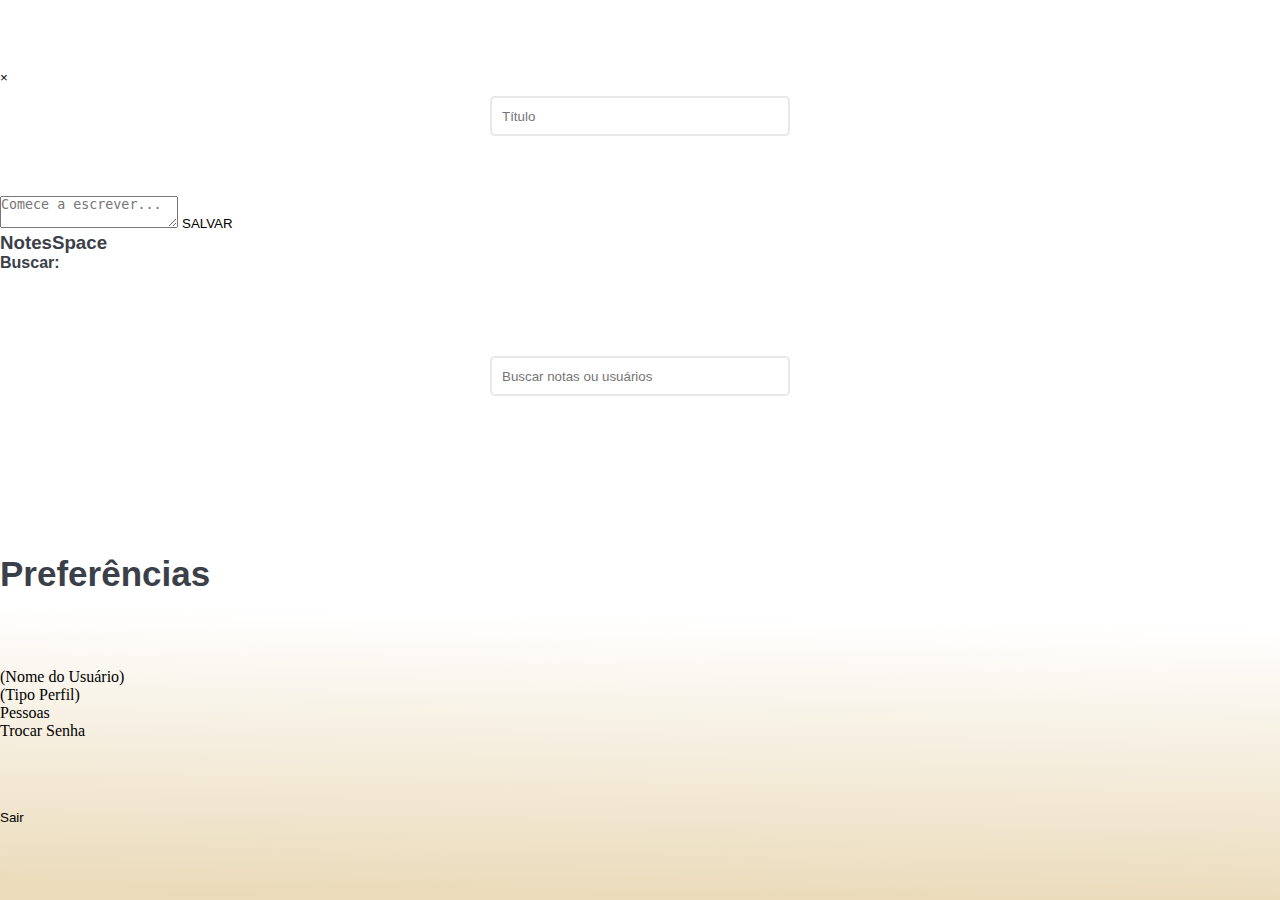
<file: index.html>
<!DOCTYPE html>
<html lang="pt-br">
<head>
    <link rel="stylesheet" href="style_index.css">
    <meta charset="UTF-8">
    <meta name="viewport" content="width=device-width, initial-scale=1.0">
    <link rel="stylesheet" href="https://cdnjs.cloudflare.com/ajax/libs/font-awesome/6.0.0-beta3/css/all.min.css" integrity="sha512-Fo3rlrZj/k7ujTnHg4CGR2D7kSs0v4LLanw2qksYuRlEzO+tcaEPQogQ0KaoGN26/zrn20ImR1DfuLWnOo7aBA==" crossorigin="anonymous" referrerpolicy="no-referrer" /> <!-- Link de ícones (fontawesome.com) -->
    <title>Notas</title>
</head>

<body>

    <div id="inserir_nota">

        <button id="close_nota">&times;</button>

        <input type="text" id="titulo" placeholder="Título">
        <textarea id="conteudo" placeholder="Comece a escrever..."></textarea>
        
        <button id="salvar">SALVAR</button>

    </div>

    <div id="corpo">

        <!-- Ferramentas de busca -->
        <div id="top-nav">

            <h3>NotesSpace</h3>
            <h4>Buscar:</h4>

            <button id="buscar"><i class="fa-solid fa-magnifying-glass"></i></button>
            <input type="text" id="pesquisa" placeholder="Buscar notas ou usuários">

            <button id="filtrar"><i class="fa-solid fa-filter"></i></button>

            <!-- Abrir nav -->
            <button id="open_nav">
                <i class="fa-solid fa-bars fa-2x"></i>
            </button>

        </div>

        <div id="main"><!-- Espaço para notas --></div>

        <!-- Button para abrir div="inserir_nota" -->
        <button id="add_button">
            <i class="fa-solid fa-plus fa-2x"></i>
        </button>

        <div id="Nav">

            <div id="linha">
                <h2>Preferências</h2>
                <!-- Fechar nav -->
                <button id="close_nav">
                    <i class="fa-regular fa-circle-xmark fa-2x" style="color: #0000006e;"></i>
                </button>
            </div>

            <div id="list">

                <div id="top_navbar">
                    <li>(Nome do Usuário)</li>
                    <li>(Tipo Perfil)</li>
                    <li>Pessoas</li>
                </div>

                <div id="bottom_navbar">
                    <li>Trocar Senha</li>
                    <li><button id="sair">Sair</button></li>
                </div>

            </div>
        </div>
    </div>

    <!-- <footer id="credito">
        <a href="https://storyset.com/people" target="_blank" class="credito">People illustrations by Storyset</a>
    </footer> -->

    <script src="javascript/script_index.js"></script>
</body>
</html>
</file>
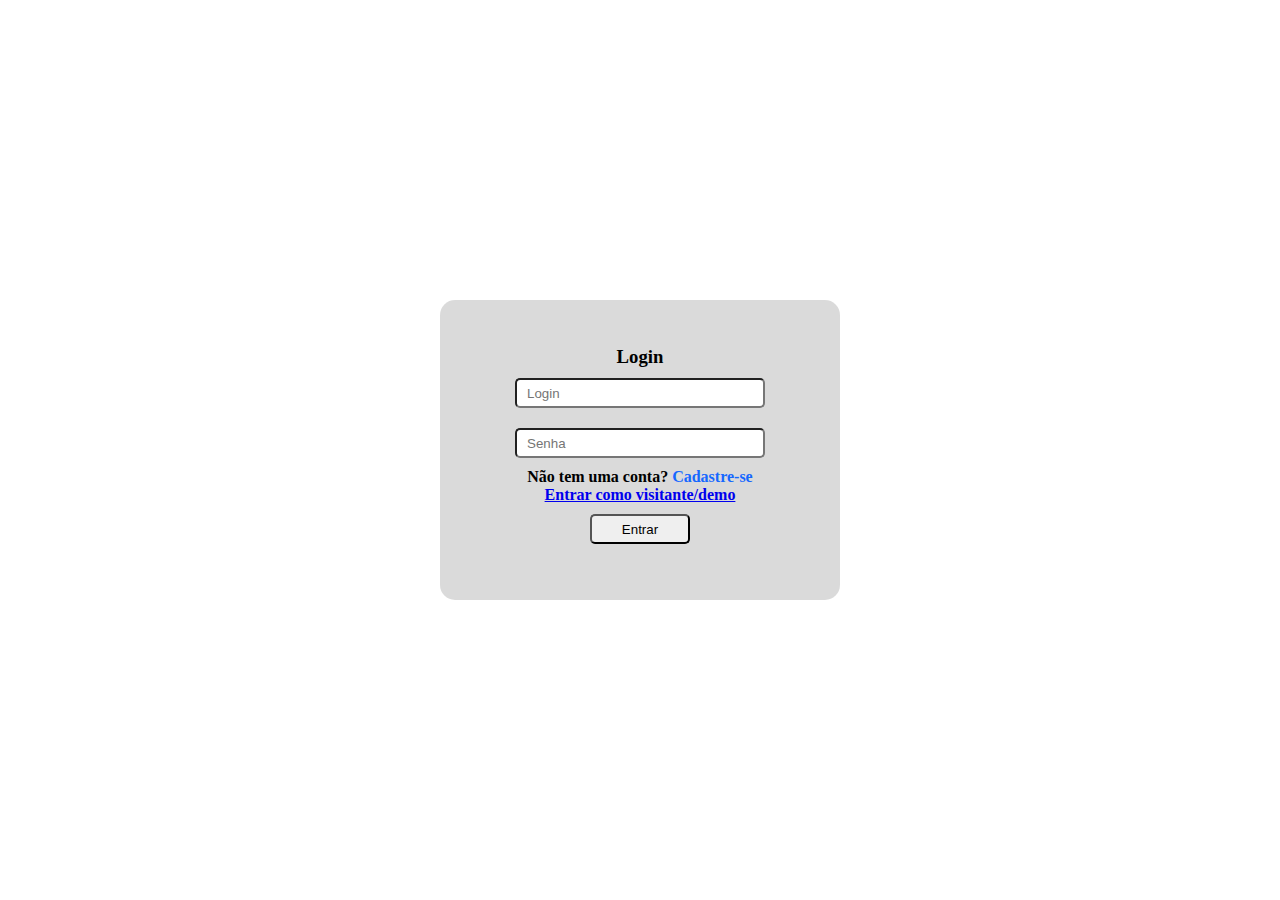
<file: notas/index.html>
<!DOCTYPE html>
<html lang="pt-br">
<head>
    <link rel="stylesheet" href="style_index.css">
    <meta charset="UTF-8">
    <meta name="viewport" content="width=device-width, initial-scale=1.0">
    <link rel="stylesheet" href="https://cdnjs.cloudflare.com/ajax/libs/font-awesome/6.0.0-beta3/css/all.min.css" integrity="sha512-Fo3rlrZj/k7ujTnHg4CGR2D7kSs0v4LLanw2qksYuRlEzO+tcaEPQogQ0KaoGN26/zrn20ImR1DfuLWnOo7aBA==" crossorigin="anonymous" referrerpolicy="no-referrer" /> <!-- Link de ícones (fontawesome.com) -->
    <title>Notas</title>
</head>

<body>

    <div id="inserir_nota">

        <button id="close_nota">&times;</button>

        <input type="text" id="titulo" placeholder="Título">
        <textarea id="conteudo" placeholder="Comece a escrever..."></textarea>
        
        <button id="salvar">SALVAR</button>

    </div>

    <div id="corpo">

        <div id="main"> <!-- Espaço para notas -->

            <!-- Nota padrão -->
            <div class="box">
                <div class="titulo">Bem-vindo(a)!</div>
                <div class="conteudo">- Crie notas.<br>- Edite fácil.<br>- Apague rápido.<br>- Encontre tudo.</div>
            </div>

        </div>

        <!-- Button para abrir div="inserir_nota" -->
        <button id="add_button">
            <i class="fa-solid fa-plus fa-2x"></i>
        </button>

        <!-- Abrir nav -->
        <button id="open_nav">
            <i class="fa-solid fa-bars fa-2x"></i>
        </button>

        <div id="Nav">

            <!-- Fechar nav -->
            <button id="close_nav">
                <i class="fa-regular fa-circle-xmark fa-2x" style="color: #0000006e;"></i>
            </button>

            <div id="list">

                <div id="top_navbar">
                    <li>(Nome do Usuário)</li>
                    <li>(Tipo Perfil)</li>
                    <li>Pessoas</li>
                </div>

                <div id="bottom_navbar">
                    <li>Trocar Senha</li>
                    <li><button id="sair">Sair</button></li>
                </div>

            </div>
        </div>
    </div>

    <!-- <footer id="credito">
        <a href="https://storyset.com/people" target="_blank" class="credito">People illustrations by Storyset</a>
    </footer> -->

    <script src="javascript/script_index.js"></script>
</body>
</html>
</file>
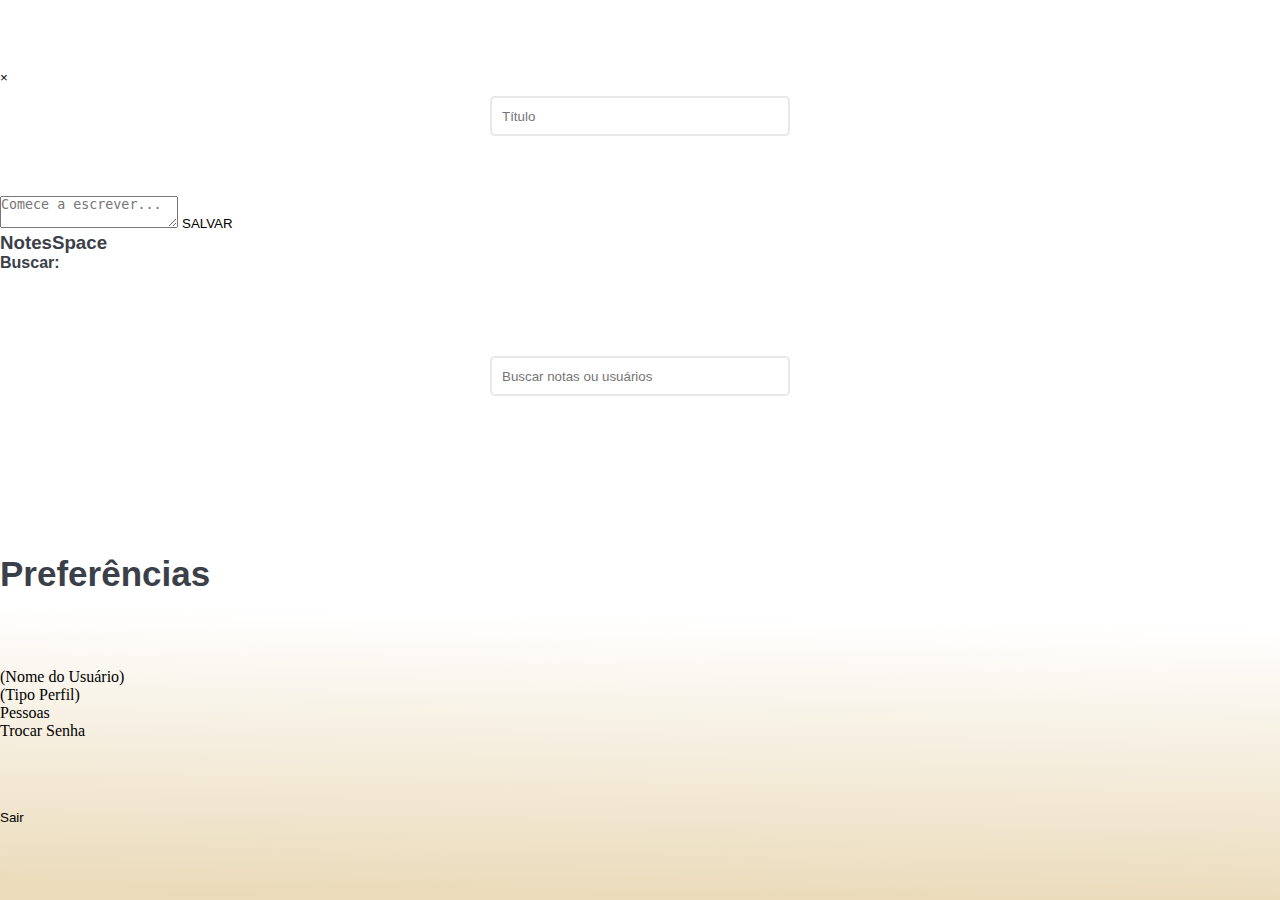
<file: home.html>
<!DOCTYPE html>
<html lang="pt-br">
<head>
    <meta charset="UTF-8">
    <meta name="viewport" content="width=device-width, initial-scale=1.0">

    <link rel="icon" href="favicon.ico" type="image/x-icon">
    <link rel="shortcut icon" href="favicon.ico" type="image/x-icon">
    
    <link rel="stylesheet" href="https://cdnjs.cloudflare.com/ajax/libs/font-awesome/6.0.0-beta3/css/all.min.css" integrity="sha512-Fo3rlrZj/k7ujTnHg4CGR2D7kSs0v4LLanw2qksYuRlEzO+tcaEPQogQ0KaoGN26/zrn20ImR1DfuLWnOo7aBA==" crossorigin="anonymous" referrerpolicy="no-referrer" /> <!-- Link de ícones (fontawesome.com) -->
    
    <link rel="stylesheet" href="style_home.css">
    <title>Notas</title>

    <script src="javascript/config.js" defer></script>
    <script src="javascript/script_home.js" defer></script>
</head>

<body>
    <form id="tela_trocar_senha">
        <h2>Mudar Senha</h2>
        <h3>Senha antiga:</h3>
        <input type="password" placeholder="Insira sua senha" id="senha_antiga">
        <h3>Nova senha:</h3>
        <input type="password" placeholder="Crie uma nova senha" id="nova_senha">
        <h3>Confirmar a nova senha:</h3>
        <input type="password" placeholder="Confirme a nova senha" id="confirmar_nova_senha">
        <button type="submit" id="mudar_senha">Mudar Senha</button>
    </form>

    <div id="filtrar_usuarios"></div>

    <!-- Ferramentas de busca -->
    <div id="top-nav">

        <!-- Abrir nav -->
        <button id="open_nav">
            <i class="fa-solid fa-bars"></i>
        </button>

        <div id="ferramentas_busca">
            <h4>Buscar:</h4>

            <button id="buscar"><i class="fa-solid fa-magnifying-glass"></i></button>
            <input type="text" id="pesquisa" placeholder="Buscar notas criadas...">

            <button id="filtrar"><i class="fa-solid fa-filter"></i></button>
        </div>

    </div>

    <div id="inserir_nota">

        <button id="close_nota">&times;</button>

        <input type="text" id="titulo" placeholder="Título">
        <textarea id="conteudo" placeholder="Comece a escrever..."></textarea>
        
        <button id="salvar">SALVAR</button>

    </div>

    <div id="corpo">

        <div id="Nav">

            <div id="list">

                <li id="nome_usuario">(Nome do Usuário)</li>
                <li id="tipo_perfil">(Tipo Perfil)</li>
                <li>Pessoas</li>
            

                <li id="trocar_senha">Trocar Senha</li>
                <li><button id="sair">Sair</button></li>

            </div>
        </div>

        <div id="main"></div>

        <!-- Button para abrir div="inserir_nota" -->
        <button id="add_button">
            <i class="fa-solid fa-plus fa-3x"></i>
        </button>
        
    </div>

    <!-- <footer id="credito">
        <a href="https://storyset.com/people" target="_blank" class="credito">People illustrations by Storyset</a>
    </footer> -->

</body>
</html>
</file>
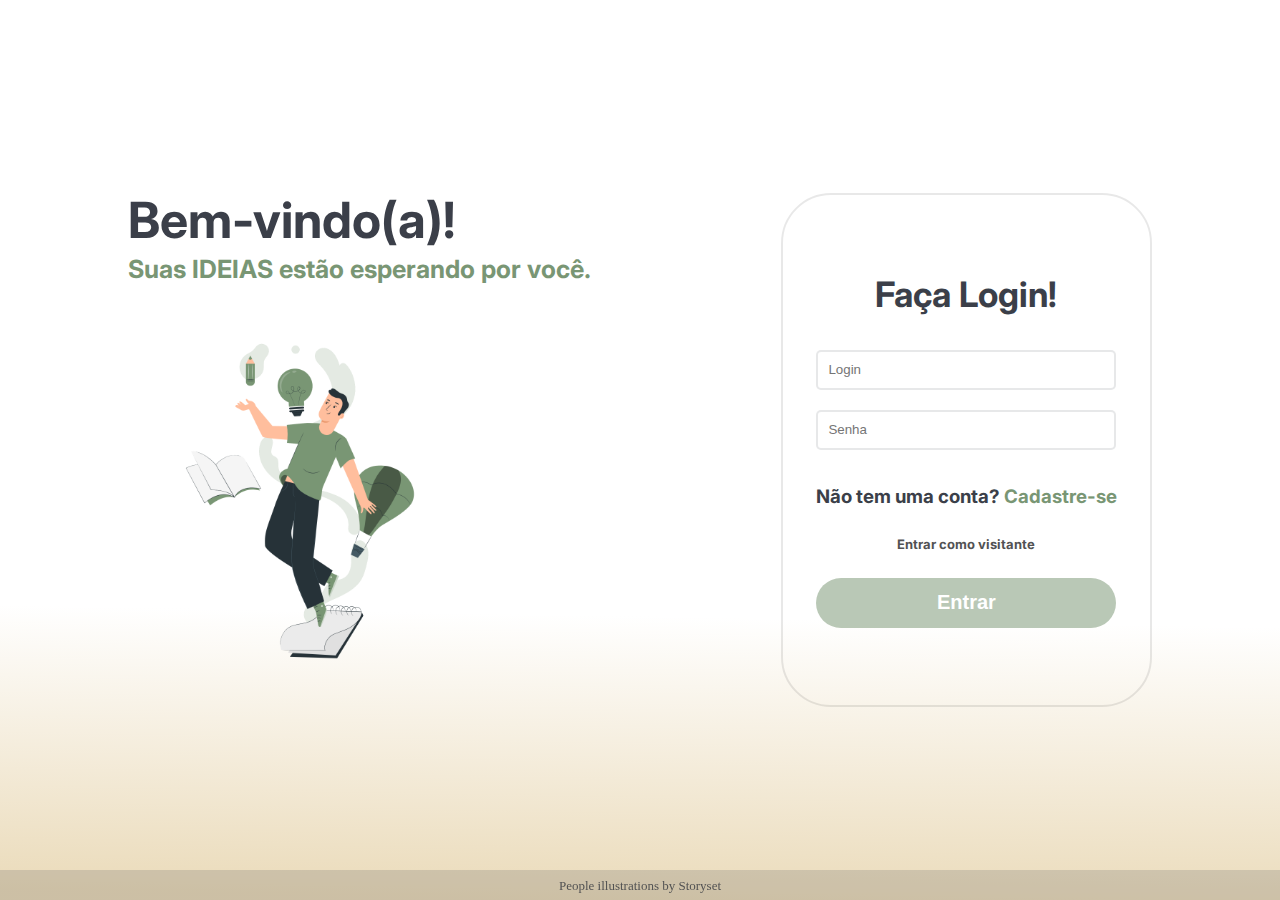
<file: login.html>
<!DOCTYPE html>
<html lang="pt-BR">
<head>
    <meta charset="UTF-8">
    <meta name="viewport" content="width=device-width, initial-scale=1.0">

    <link rel="preconnect" href="https://fonts.googleapis.com">
    <link rel="preconnect" href="https://fonts.gstatic.com" crossorigin>
    <link href="https://fonts.googleapis.com/css2?family=Inter:ital,opsz,wght@0,14..32,100..900;1,14..32,100..900&display=swap" rel="stylesheet"> <!-- Google Fonts -->
    <link rel="stylesheet" href="https://cdnjs.cloudflare.com/ajax/libs/font-awesome/6.5.2/css/all.min.css"> <!-- Link de ícones (fontawesome.com) -->
    <link rel="stylesheet" href="style_login.css">
    <title>Login</title>
</head>

<body>
    <div id="main">

        <!-- container visual  -->
        <div id="container">

            <h1>Bem-vindo(a)!<br><span>Suas IDEIAS estão esperando por você.</span></h1>
            <img src="./login_image.png" alt="" id="image">

        </div>

        <form id="form_login">

            <h2>Faça Login!</h2>

            <input type="text" placeholder="Login" id="email_login">
            <input type="password" placeholder="Senha" id="senha_login">

            <h3>Não tem uma conta? <span id="irParaCadastro">Cadastre-se</span></h3>

            <h4><a href="#" id="entrar_visitante">Entrar como visitante</a></h4>

            <input type="submit" value="Entrar" id="enviar">

        </form>

        <form id="form_cadastro">
        
            <button id="voltar_login"><i class="fa-regular fa-circle-left fa-spin fa-4x" style="color: #79967486;"></i></button>

            <h2>Cadastre-se</h2>

            <input type="text" placeholder="Digite seu nome de usuário" id="nome_cadastro" required>
            <input type="text" placeholder="Digite um email" id="email_cadastro" required>
            <input type="password" placeholder="Senha" id="senha_cadastro" required>

            <input type="submit" value="Criar conta" id="enviar">
            <p id="mensagem"></p>

        </form>
        
    </div>

    <footer id="credito">
        <a href="https://storyset.com/people" target="_blank" class="credito">People illustrations by Storyset</a>
    </footer>

    <script src="javascript/script_login.js"></script>
</body>
</html>
</file>
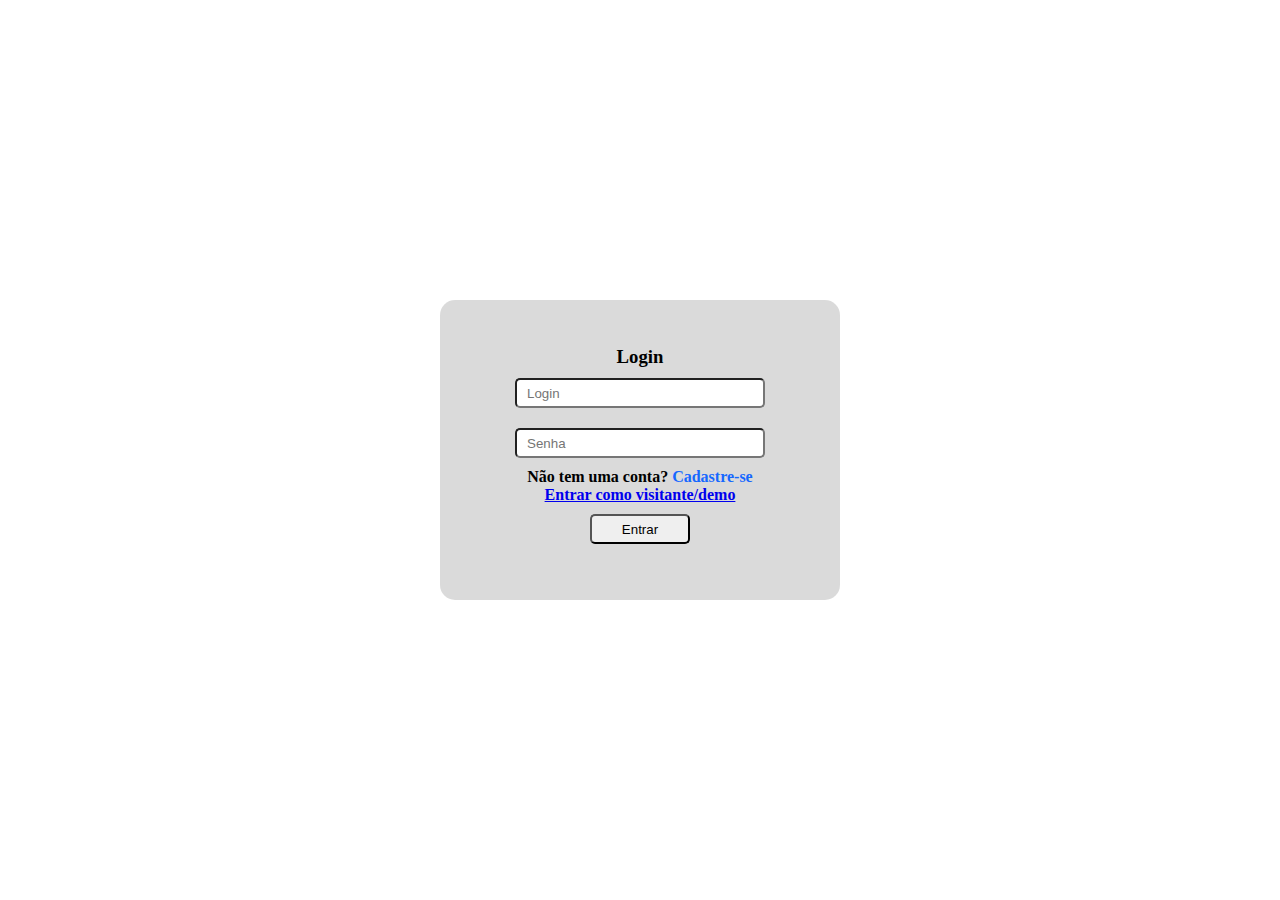
<file: notas/login.html>
<!DOCTYPE html>
<html lang="pt-BR">
<head>
    <meta charset="UTF-8">
    <meta name="viewport" content="width=device-width, initial-scale=1.0">
    <title>Login</title>

    <style>

        *{
            box-sizing: border-box;
            margin: 0;
            padding: 0;
        }

        body{
            display: flex;
            margin: 0;
            min-height: 100vh;
            justify-content: center;
            align-items: center;
           
        }


        span{
            cursor: pointer;
            color: rgb(22, 104, 255);
        }

        #form_cadastro{
            display: none;
        }

        form{
            background-color: rgba(0, 0, 0, 0.144);
            width: 400px;
            height: 300px;
            border-radius: 15px;

            display: flex;
            flex-direction: column; /* coloca os elementos em coluna */
            justify-content: center; /* centraliza verticalmente */
            align-items: center;  /* centraliza horizontalmente */
        }

        input{
            display: block;
            margin: 10px auto;
            width: 250px;
            height: 30px;
            border-radius: 5px;
            padding: 0 10px;
        }

        #enviar{
            width: 100px;
        }

    </style>

</head>
<body>

    <form id="form_cadastro">
        <h3>Cadastre-se</h3>
        <input type="text" placeholder="Telefone, nome de usuário ou email" id="email_cadastro" required>
        <input type="password" placeholder="Senha" id="senha_cadastro" required>
        <input type="submit" value="Criar conta" id="enviar">
        <p id="mensagem"></p>
    </form>

    <form id="form_login">

        <h3>Login</h3>
        <input type="text" placeholder="Login" id="email_login">
        <input type="password" placeholder="Senha" id="senha_login">
        <h4>Não tem uma conta? <span id="irParaCadastro">Cadastre-se</span></h4>
        <h4><a href="./index.html">Entrar como visitante/demo</a></h4>
        <input type="submit" value="Entrar" id="enviar">

    </form>

    <script>
        // Realizar cadastro
        var form_cadastro = document.getElementById("form_cadastro");
        var mensagem = document.getElementById("mensagem");

        form_cadastro.addEventListener("submit", function(event){

            event.preventDefault(); // evita recarregar a página

            var email_cadastro = document.getElementById("email_cadastro").value;
            var senha_cadastro = document.getElementById("senha_cadastro").value;

            var usuario = {
                email: email_cadastro,
                senha: senha_cadastro
            };

            // Salvar no localStorage
            var users = JSON.parse(localStorage.getItem("users")) || [];

            // Verificar se já existe usuário com mesmo email
            var existe = users.find(u => u.email === email_cadastro);
            if (existe) {
                mensagem.textContent = "Esse email já está cadastrado!";
                mensagem.style.color = "red";
                return;
            }

            // Adicionar novo usuário na lista
            users.push(usuario);

            // Salvar lista atualizada
            localStorage.setItem("users", JSON.stringify(users));

            mensagem.textContent = "Conta criada com sucesso";
            mensagem.style.color = "green";

            // Limpar formulário
            form_cadastro.reset();
        });

        // Entrar com conta existente
        var form_login = document.getElementById("form_login");

        if (form_login) {

            form_login.addEventListener("submit", function(event) {

                event.preventDefault();

                var email_login = document.getElementById("email_login").value;
                var senha_login = document.getElementById("senha_login").value;

                // Recuperar usuários salvos no localStorage
                var users = JSON.parse(localStorage.getItem("users")) || [];

                // Verificar se usuário existe
                var user = users.find(u => u.email === email_login && u.senha === senha_login);

                if (user) {
                    alert("Login realizado com sucesso!");

                    // Guardar info de usuário logado
                    localStorage.setItem("usuario_logado", JSON.stringify(user));

                    window.location.href = "index.html";
                } else {
                    alert("Usuário ou senha incorretos");
                }

            });

        }

        // Abrir form de cadastro
        var link_cadastro = document.getElementById("irParaCadastro");

        link_cadastro.addEventListener("click", function() {

            document.getElementById("form_cadastro").style.display="flex";
            document.getElementById("form_login").style.display="none";

        });

    </script>

</body>
</html>
</file>
<file: style_index.css>
*{
    box-sizing: border-box;
    margin: 0;
    padding: 0;
    }

body{
    display: block;
    min-height: 100vh;

    /* Gradiente de fundo */
    background: #ffffff;
    background: linear-gradient(181deg, rgba(255, 255, 255, 1) 0%, rgba(255, 255, 255, 1) 68%, rgba(230, 211, 171, 0.83) 99%);
}

#main{
    width: 80%;
    height: 80%;
    display: flex;
    
    /* Centalizar main */
    position: absolute;
    top: 50%;
    left: 50%;
    transform: translate(-50%, -50%);

    /* Centralizar child */
    align-items: center;
    justify-content: center;
}

h1, h2, h3, h4{
    color: #3b3f49;
    font-family: Inter, sans-serif;
    cursor: default;
}

h2{
    font-size: 35px;
}

/* Início container div */

#container{
    width: 800px;
    height: 500px;
}

#container h1{
    margin-bottom: 30px;
    font-size: 50px;
    line-height: 40px;
}

#container span{
    font-size: 25px;
    cursor: default;
}

span{
    cursor: pointer;
    color: #799674;
}

#image {
    width: 28vw;
}

/* Fim container div */

/* Início Forms */

form{
    width: 450px;
    height: 530px;

    display: flex;
    flex-direction: column; /* coloca os elementos em coluna */
    justify-content: center; /* centraliza verticalmente */
    align-items: center;  /* centraliza horizontalmente */
    
    border-radius: 50px;
    border: 2px solid rgba(0, 0, 0, 0.089);
    box-shadow: 0px 0px 10px 0px #bdbdbd65;
}

form h2{
    margin-top: 10px;
    margin-bottom: 25px;
    text-align: center;
}

form h3{
    margin-top: 25px;
    margin-bottom: 25px;
}

#form_cadastro, #form_login{
    display: none;
}

button{
    border: none;
    cursor: pointer;
    background: none;
    margin-top: 70px;
}

input{
    margin: 10px auto;
    width: 300px;
    height: 40px;
    min-height: 40px;

    display: block;
    padding: 0 10px;

    border-radius: 5px;
    border-color: #3b3f491f;
    border-style: solid;
}

#form_workplace h2 {
    font-size: 25px;
}

#workplace_code {
    display: flex;
    width: 300px;
    padding: 0;
}

#workplace_code input{
    width: 260px;
    margin: 0;
    border-radius: 5px 0 0 5px;
}

#entrar_workplace {
    width: 40px;
    margin: 0;
    border-radius: 0 5px 5px 0;
    border: solid 1px gray;
    color: #747474;
}

#ws-salvos {
    width: 310px;
    height: 170px;
    margin-bottom: 10px;
    overflow-y: auto; /* adiciona scroll vertical se necessário */
}

::-webkit-scrollbar { /* área de scroll */
    width: 10px;
}
::-webkit-scrollbar-thumb { /* scroll */
    background: #e2e2e2;
    
    border-radius: 20px 20px 20px 20px;
    border: 2px solid  rgba(255, 255, 255, 0.712);
}

.ws{
    height: 40px;
    width: 300px;
    margin: 5px;

    display: flex;
    align-items: center; /* verticalmente */
    justify-content: center; /* horizontalmente */
    
    border-radius: 10px;
    border: solid 1px rgba(0, 0, 0, 0.137);
    box-shadow: 0px 0px 10px 0px #bdbdbd65;
    color: #747474;
    font: medium 15px Arial, sans-serif;
}

#enviar{
    width: 300px;
    height: 70px;
    min-width: 300px;
    min-height: 50px;

    border-radius: 200px;
    border-style: none;

    font-size: 20px;
    font-weight: bold;
    color: rgb(255, 255, 255);

    background-color: #79967486;
    cursor: pointer;
}

p{
    height: 60px;
}

/* Fim Forms */

/* Início Footer */

#credito {
    width: 100%;
    position: fixed;
    bottom: 0;
    left: 0;
    
    background: #53535310;
    color: white;
    text-align: center;
    padding: 6px;
}

a{
    color: #525253;
    text-decoration: none;
    font-size: 13px;
}

/* Fim Footer */
</file>
<file: notas/style_index.css>
/*:root {

}*/

body{
    margin: 0;
    padding: 0;
    background: #ffffff; 
}

/* Início inserir_nota */

#inserir_nota {
    /* Sobrepor a div sobre os elementos da tela */
    position: absolute;
    display: none; /* deixar div invísivel */

    /* Tamanho da div */
    width: 650px;
    height: 400px;

    /* Ajustar posição */
    
    margin: auto;
    margin-inline: 300px;
    left: 1%;
    right: 330px;
    top: 1%;
    bottom: 1%;
    z-index: 100;

    background-color: #ffffff;
    border-radius: 30px;
    box-shadow: 1px 1px 10px 0px rgb(94, 94, 94);
    transition-duration: 0.6s;
}

#close_nota, #titulo, #conteudo, #salvar {
    display: block;
}

#close_nota {
    /* Tamanho da div */
    width: 8%;
    text-align: right;
    
    /* Fonte */
    font: bold 60px Arial, sans-serif;
    color: rgba(0, 0, 0, 0.295);

    /* Ajustar posição */
    margin-top: 10px;
    margin-right: 72px;
    margin-left: auto; /* joga para a direita */
    /*float: right; /* empurra a div para a direita */
    
    background: none;
    border: none;
    cursor: pointer;
}

#titulo:focus, #conteudo:focus{
    outline: none;
    color: #424642;
}

#titulo{
    /* Tamanho da div */
    width: 80%;
    height: 55px;

    /* Fonte */
    font: bold 50px Arial, sans-serif;
    color:rgb(94, 94, 94);

    padding: 15px;
    box-sizing: border-box;

    /* Remover bordas*/
    border-style: none;

    /* Ajustar posição */
    margin: auto;
    margin-bottom: 20px;
}

#conteudo{
    /* Tamanho da div */
    width: 80%;
    height: 40%;
    resize: none; /* desativa redimeensionamento */

    /* Fonte */
    font-size: 18px;

    /* Bordas */
    border-radius: 5px;
    border: 2px solid rgba(0, 0, 0, 0.295);;
    
    /* Ajustar posição */
    padding: 15px;
    box-sizing: border-box;
    margin: auto;
}


#salvar{
    width: 80px;

    /* Fontes */
    color: rgba(0, 0, 0, 0.568);
    font: bold 15px Arial, sans-serif;
    text-align: right;

    /* Ajustar posição */
    margin: 30px 50px 15px 0; /* top, right, bottom, left*/
    margin-left: auto; /* joga para a direita */
    margin-right: 72px;

    background: none;
    border: none;

    cursor: pointer;
}

/* Fim inserir_nota */

/* Início grid de notas */

#corpo {
    width: 100vw;
    height: 100vh;

    display: flex;
    background-color: #e9e9e95d;
}

#main {
    /* Tamanho da div */
    width: 65vw;
    height: 80vh;
    
    /* Ajustar posição */
    position: relative;
    display: grid;
    grid-template-columns: 1fr 1fr 1fr 1fr;

    margin: auto;
    padding: 25px;
    overflow-y: auto;
    overflow-x: hidden;

    /* Bordas */
    border: 1px solid rgba(100, 100, 100, 0.068);
    border-radius: 25px;
}

::-webkit-scrollbar { /* área de scroll */
    width: 15px;
}
::-webkit-scrollbar-thumb { /* scroll */
    background: #e2e2e2;
    
    border-radius: 20px 20px 20px 20px;
    border: 2px solid  rgba(255, 255, 255, 0.712);
}

#add_button {
    /* Tamanho da div */
    width: 80px;
    height: 80px;

    /* Ajustar posição */
    position: absolute;
    bottom: 10vh;
    right: 27vw;

    border-radius: 100px;
    cursor: pointer;
    border-color: #dde3ee;
    background-color: rgb(255, 255, 255);
}

#add_button i{ /* ícone do button */
    color: #7b828f;
}

/* Notas */
.box {
    /* Tamanho da div */
    width: 130px;
    height: 180px;

    /* Ajustar posição */
    margin-inline: 20px;
    margin-top: 10px;
    margin-bottom: 50px;

    border-radius: 15px;
    border: 2px solid rgba(0, 0, 0, 0.068);

    font-family: var(--font);
    padding: 18px;
    background-color: hsl(0, 0%, 100%);
    box-shadow: 0px 0px 5px 0px #bdbdbd65;
}

.titulo{
    /* Ajustar posição */
    margin-top: -5px;
    margin-bottom: 10px;

    /* Fonte */
    font: bold 15px Arial, sans-serif;
    color: #424642;
    text-align: center;

    /* Formatação do texto */
    white-space: nowrap; /* não quebra linha */
    overflow: hidden; /* limita o texto */
    text-overflow: ellipsis; /* adiciona "..." */
    max-width: 100%; /* limite */
    display: block;
}

.conteudo {
    height: 150px;
    font: 12px Arial, sans-serif;
    /* Display do texto */
    display: -webkit-box;
    -webkit-box-orient: vertical;
    -webkit-line-clamp: 7; /* número de linhas */
    max-height: calc(1.6em * 7);/* fallback para navegadores sem -webkit-line-clamp*/
    line-height: 1.6;

    overflow: hidden; /* limita o texto */
    text-overflow: ellipsis; /* adiciona "..." */
    white-space: normal; /* não manter espaços extras */
    
    /* Permitir quebrar palavras longas no meio */
    overflow-wrap: break-word; 
    word-wrap: break-word;
    hyphens: auto; /* inserir hífens ao quebrar palavras */
}

.editor {
    margin-top: 10px;
    background-color: goldenrod;
    border: none;
}

.excluir_nota, .editar_nota {
    background: none;
    border: none;
    color: #4246428c;
    cursor: pointer;
    float:  right;
}

/* Fim grid de notas */

/* Início Navbar */

#open_nav {
    /* Tamanho da div */
    width: 40px;
    height: 40px;

    /* Ajustar posição */
    display: none;
    margin: 20px;
    cursor: pointer;
    justify-content: center; /* centraliza horizontalmente */
    align-items: center; /* centraliza verticalmente */

    border-radius: 10px;
    border: 0;
    background-color: rgba(0, 0, 0, 0.267);
}

#open_nav i { /* ícone do button */
    font-size: 25px;
    color: #fff;
}

#Nav {
   /* Tamanho da div */
    width: 200px;

    /* Fonte */
    font: bold 15px Inter, sans-serif;
    color: #0000006e;

    /* Ajustar posição */
    margin: 10px;
    display: flex;
    flex-direction: column; /* organiza embaixo */
    gap: 10px;

    z-index: 9; /* ordem de empilhamento */
    right: 0;
    top: 0;
    overflow-x: hidden;
    transition: all 0.5s;

    padding: 30px;
    border-radius: 25px;
    background-color: #799674;
}

/* Button */
#close_nav{
    /* Tamanho da div */
    width: 35px;
    height: 35px;

    /* Ajustar posição */
    margin-left: auto; /* empurrar para direita */

    background: none;
    border: none;
    cursor: pointer;
}

#list {
    display: block;
    margin-top: 30px;
    list-style: none;
    letter-spacing: 1px;
}

#list li {
    margin-top: 25px;
}

#bottom_navbar {
    position: fixed;
    bottom: 20px;
}

#sair{
    display: block;
    
    padding: 0; /* remove espaçamento interno */
    margin: 0; /* remove espaçamento externo */
    margin-bottom: 20px;

    background: none;  /* remove fundo (se quiser) */
    border: none;
    cursor: pointer;

    /* Fonte */
    font: bold 15px Inter, sans-serif;
    color: #0000006e;
}

/* Fim Navbar */

/* Início Footer 

#credito {
    width: 100%;
    height: 3%;
    position: fixed;
    bottom: 0;
    left: 0;

    background: #bebebe46;
    color: white;
    text-align: center;
    padding: 10px;
}

#credito a{
    color: #525253;
    text-decoration: none;
    font-size: 13px;
}

Fim Footer */
</file>
<file: style_home.css>
:root {
    --color: #799674;
    --font: Arial, sans-serif;
}


body{
    margin: 0;
    padding: 0;
    overflow-x: hidden; 
    overflow-y: hidden;
    background: #ffffff;
    background: linear-gradient(181deg, rgba(255, 255, 255, 1) 0%, rgba(255, 255, 255, 1) 68%, rgba(230, 211, 171, 0.83) 99%);
}

/* Início top-nav */

#filtrar_usuarios {
    display: none;
    position: absolute;
    width: 160px;
    min-height: 100px;
    max-width: 230px;
    right: 70px;
    top: 60px;
    z-index: 1;
    flex-wrap: wrap; /* quebrar para a próxima linha */

    padding: 10px;
    border-radius: 25px;
    border: solid 2px rgba(206, 206, 206, 0.281);
    background: white;
}

#filtrar_usuarios p {
    display: flex;
    height: 20px;
    max-width: max-content;
    margin: 4px;
    padding: 1px 10px 1px 10px;
    border: solid 1px rgb(0, 0, 0);
    border-radius: 25px;
}

#top-nav {
    height: 60px;
    width: 100vw;
    display: flex;
    background: white;
}

#top-nav h3 {
    height: 40px;
    margin-left: 20px;
    margin-right: 150px;

    font: bold 20px Arial, sans-serif;
    letter-spacing: 1px;
}

#ferramentas_busca {
    position: fixed;
    display: flex;
    margin: auto;
    left: 220px;
}

#ferramentas_busca h4 {
    height: 40px;
    margin-right: 10px;
    color: var(--color);
}

#buscar {
    height: 27px;
    width: 27px;
    margin-top: 17px;
    margin-left: 5px;

    border: none;
    border-radius: 15px 0 0 15px;
    cursor: pointer;
    background: none;
    color: var(--color);
}

#pesquisa {
    height: 25px;
    width: 785px;
    margin-top: 17px;
    margin-right: 10px;

    border: none;
    border-radius: 0 15px 15px 0;
}

#filtrar {
    height: 27px;
    width: 27px;
    margin-top: 17px;

    padding: 5px;
    color: var(--color);
    border: 2px solid var(--color);
    border-radius: 10px;
    background: none;
    cursor: pointer;
}

#open_nav {
    /* Tamanho da div */
    width: 40px;
    height: 40px;

    /* Ajustar posição */
    margin-left: 20px;
    margin-top: 10px;
    display: flex;
    cursor: pointer;
    justify-content: center; /* centraliza horizontalmente */
    align-items: center; /* centraliza verticalmente */

    border-radius: 10px;
    border: 0;
    background: none;
}

#open_nav i { /* ícone do button */
    font-size: 25px;
    color: var(--color);
}

/* Fim top-nav */

/* Início inserir_nota */

#inserir_nota {
    /* Sobrepor a div sobre os elementos da tela */
    position: absolute;
    display: none;

    /* Tamanho da div */
    width: 650px;
    height: 400px;

    /* Ajustar posição */
    margin: auto;
    left: 50%; transform: translateX(-50%);
    top: 1%;
    bottom: 1%;
    z-index: 100;

    border-radius: 30px;
    box-shadow: 1px 1px 10px 0px rgb(94, 94, 94);
    transition-duration: 0.6s;
    background-color:  white;
}

#close_nota, #titulo, #conteudo, #salvar {
    display: block;
}

#close_nota {
    /* Tamanho da div */
    width: 8%;
    text-align: right;
    
    /* Fonte */
    font: bold 60px Arial, sans-serif;

    /* Ajustar posição */
    margin-top: 10px;
    margin-right: 72px;
    margin-left: auto; /* joga para a direita */
    /*float: right; /* empurra a div para a direita */
    
    background: none;
    border: none;
    cursor: pointer;
}

#titulo:focus, #conteudo:focus{
    outline: none;
    color: #424642;
}

#titulo{
    /* Tamanho da div */
    width: 80%;
    height: 55px;

    /* Fonte */
    font: bold 50px Arial, sans-serif;

    padding: 15px;
    box-sizing: border-box;
    border-style: none;

    /* Ajustar posição */
    margin: auto;
    margin-bottom: 20px;
}

#conteudo{
    /* Tamanho da div */
    width: 80%;
    height: 40%;
    resize: none; /* desativa redimeensionamento */

    /* Fonte */
    font-size: 18px;

    /* Bordas */
    border-radius: 5px;
    border: 2px solid rgba(0, 0, 0, 0.295);
    
    /* Ajustar posição */
    padding: 15px;
    box-sizing: border-box;
    margin: auto;
}


#salvar{
    width: 80px;

    /* Fontes */
    font: bold 15px Arial, sans-serif;
    text-align: right;

    /* Ajustar posição */
    margin: 30px 50px 15px 0; /* top, right, bottom, left*/
    margin-left: auto; /* joga para a direita */
    margin-right: 72px;

    background: none;
    border: none;

    cursor: pointer;
}

/* Fim inserir_nota */

/* Início grid de notas */

#corpo {
    width: 100vw;
    height: 100vh;
    display: flex;
}

#main {
    /* Tamanho da div */
    width: 65vw;
    height: 70vh;
    
    /* Ajustar posição */
    position: relative;
    display: grid;
    grid-template-columns: 1fr 1fr 1fr 1fr;
    margin: auto;
    margin-bottom: 16vh;
    padding: 25px;
    overflow-y: auto;
    overflow-x: hidden;

    /* Bordas */
    border: 1px solid rgba(100, 100, 100, 0.068);
    border-radius: 25px;
    box-shadow: 0px 0px 10px 0px #bdbdbd65;
    background-color: #ffffff75;
}

#add_button {
    /* Tamanho da div */
    width: 80px;
    height: 80px;

    /* Ajustar posição */
    position: absolute;
    bottom: 12vh;
    right: 20vw;
    border-color: var(--color);
    border-radius: 100px;
    cursor: pointer;
    background-color:  white;
}

.fa-plus {
  background: linear-gradient(45deg, #ff1aba, #5630fd, #24f8ff);
  -webkit-background-clip: text;
  -webkit-text-fill-color: transparent;
}

/* Notas */
.box {
    /* Tamanho da div */
    width: 130px;
    height: 180px;

    /* Ajustar posição */
    margin-inline: 20px;
    margin-top: 10px;
    margin-bottom: 50px;

    border-radius: 15px;

    font-family: var(--font);
    padding: 18px;
    box-shadow: 0px 0px 5px 0px #bdbdbd65;
}

.titulo{
    /* Ajustar posição */
    margin-top: -5px;
    margin-bottom: 10px;

    /* Fonte */
    font: bold 15px Arial, sans-serif;
    text-align: center;

    /* Formatação do texto */
    white-space: nowrap; /* não quebra linha */
    overflow: hidden; /* limita o texto */
    text-overflow: ellipsis; /* adiciona "..." */
    max-width: 100%; /* limite */
    display: block;
}

.conteudo {
    height: 150px;
    font: 12px Arial, sans-serif;
    /* Display do texto */
    display: -webkit-box;
    -webkit-box-orient: vertical;
    -webkit-line-clamp: 7; /* número de linhas */
    max-height: calc(1.6em * 7);/* fallback para navegadores sem -webkit-line-clamp*/
    line-height: 1.6;

    overflow: hidden; /* limita o texto */
    text-overflow: ellipsis; /* adiciona "..." */
    white-space: normal; /* não manter espaços extras */
    
    /* Permitir quebrar palavras longas no meio */
    overflow-wrap: break-word; 
    word-wrap: break-word;
    hyphens: auto; /* inserir hífens ao quebrar palavras */
}

.editor {
    display: flex;
    margin-top: 10px;
}

.acoes {
    border: none;
    margin-left: auto;
}

.box span {
    height: 17px;
    padding: 0px 8px;
    border: solid 1px #4246428c;
    border-radius: 10px;
    font-size: 14px;
}

.excluir_nota, .editar_nota {
    background: none;
    border: none;
    cursor: pointer;
    float:  right;
}

/* Fim grid de notas */

/* Início Navbar */

#Nav {
   /* Tamanho da div */
    width: 230px;

    /* Fonte */
    font-family: Inter, sans-serif;
    font-size: 15px;

    /* Ajustar posição */
    margin: 10px 0 0 10px;
    padding: 15px;
    box-sizing: border-box;
    display: flex;
    display: none;
    flex-direction: column; /* organiza embaixo */
    gap: 10px;

    z-index: 9; /* ordem de empilhamento */
    right: 0;
    top: 0;
    transition: all 0.5s;
    background: none;
}

#linha {
    display: flex;
}

/* Button */
#close_nav {
    margin-left: auto; /* empurrar para direita */
    font-size: 12px;
    background: none;
    border: none;
    cursor: pointer;
}

#list {
    display: block;
    list-style: none;
    letter-spacing: 1px;
    font-size: 18px;
}

#list li {
    height: 50px;
    width: 100%;
    margin-top: 25px;
    margin-right: 0px;
    line-height: 50px;
    padding-left: 20px;
    border-radius: 25px;
    cursor: pointer;
}

#list li:hover {
    background-color: #79967486;
}

#nome_usuario {
    background-color: #79967486;
}

#sair{
    display: block;
    padding: 0; /* remove espaçamento interno */
    margin: 0; /* remove espaçamento externo */
    line-height: 50px;

    background: none;
    border: none;
    cursor: pointer;

    /* Fonte */
    font-family: Inter, sans-serif;
    font-size: 18px;
}

/* Fim Navbar */

/* Início Trocar Senha */

#tela_trocar_senha {
    display: none;
    flex-direction: column;
    gap: 0px;
    position: absolute;
    height: 100%;
    width: 78%;
    right: 0;
    z-index: 10;

    font-family: Arial, sans-serif;
    padding: 90px 0 0 200px;
    box-sizing: border-box;
    background: #fffdf9;
}

#tela_trocar_senha h2 {
    font-size: 40px;
    margin-bottom: 40px;
    color: var(--color);
}

#tela_trocar_senha h3 {
    font-size: 14px;
    margin-bottom: 5px;
}

#tela_trocar_senha input {
    height: 25px;
    width: 300px;
    margin-bottom: 6px;
}

#mudar_senha {
    height: 35px;
    width: 150px;
    margin-top: 50px;
    background: var(--color);
    color: white;
    border-style: none;
    border-radius: 10px;
    font-size: 16px;
}

/* Fim Trocar Senha */

/* Início Footer 

#credito {
    width: 100%;
    height: 3%;
    position: fixed;
    bottom: 0;
    left: 0;

    background: #bebebe46;
    color: white;
    text-align: center;
    padding: 10px;
}

#credito a{
    color: #525253;
    text-decoration: none;
    font-size: 13px;
}

Fim Footer */
</file>
<file: style_login.css>
*{
    box-sizing: border-box;
    margin: 0;
    padding: 0;
    }

body{
    display: block;
    min-height: 100vh;

    /* Gradiente de fundo */
    background: #ffffff;
    background: linear-gradient(181deg, rgba(255, 255, 255, 1) 0%, rgba(255, 255, 255, 1) 68%, rgba(230, 211, 171, 0.83) 99%);
}

#main{
    width: 80%;
    height: 80%;
    display: flex;
    
    /* Centalizar main */
    position: absolute;
    top: 50%;
    left: 50%;
    transform: translate(-50%, -50%);

    /* Centralizar child */
    align-items: center;
    justify-content: center;
}

h1, h2, h3, h4{
    color: #3b3f49;
    font-family: Inter, sans-serif;
    cursor: default;
}

h2{
    font-size: 35px;
}

/* Início container div */

#container{
    width: 800px;
    height: 500px;
}

#container h1{
    margin-bottom: 30px;
    font-size: 50px;
    line-height: 40px;
}

#container span{
    font-size: 25px;
    cursor: default;
}

span{
    cursor: pointer;
    color: #799674;
}

#image {
    width: 28vw;
}

/* Fim container div */

/* Início Forms */

form{
    width: 450px;
    height: 350px;

    display: flex;
    flex-direction: column; /* coloca os elementos em coluna */
    justify-content: center; /* centraliza verticalmente */
    align-items: center;  /* centraliza horizontalmente */
    
    border-radius: 50px;
    border: 2px solid rgba(0, 0, 0, 0.089);
    box-sizing: content-box;
    padding: 80px 0px 80px 0px;
}

form h2{
    margin-top: 10px;
    margin-bottom: 25px;
}

form h3{
    margin-top: 25px;
    margin-bottom: 25px;
}

#form_cadastro{
    display: none;
}

button{
    border: none;
    cursor: pointer;
    background: none;
}

input{
    margin: 10px auto;
    width: 300px;
    min-width: 300px;
    min-height: 40px;

    display: block;
    padding: 0 10px;

    border-radius: 5px;
    border-color: #3b3f491f;
    border-style: solid;
}

/* Entrar / Criar conta */
#enviar{
    width: 300px;
    height: 90px;
    min-width: 300px;
    min-height: 50px;

    margin-top: 25px;
    border-radius: 200px;
    border-style: none;

    font-size: 20px;
    font-weight: bold;
    color: rgb(255, 255, 255);

    background-color: #79967486;
    cursor: pointer;
}

p{
    height: 60px;
}

/* Fim Forms */

/* Início Footer */

#credito {
    width: 100%;
    position: fixed;
    bottom: 0;
    left: 0;
    
    background: #53535333;
    color: white;
    text-align: center;
    padding: 6px;
}

a{
    color: #525253;
    text-decoration: none;
    font-size: 13px;
}

/* Fim Footer */
</file>
